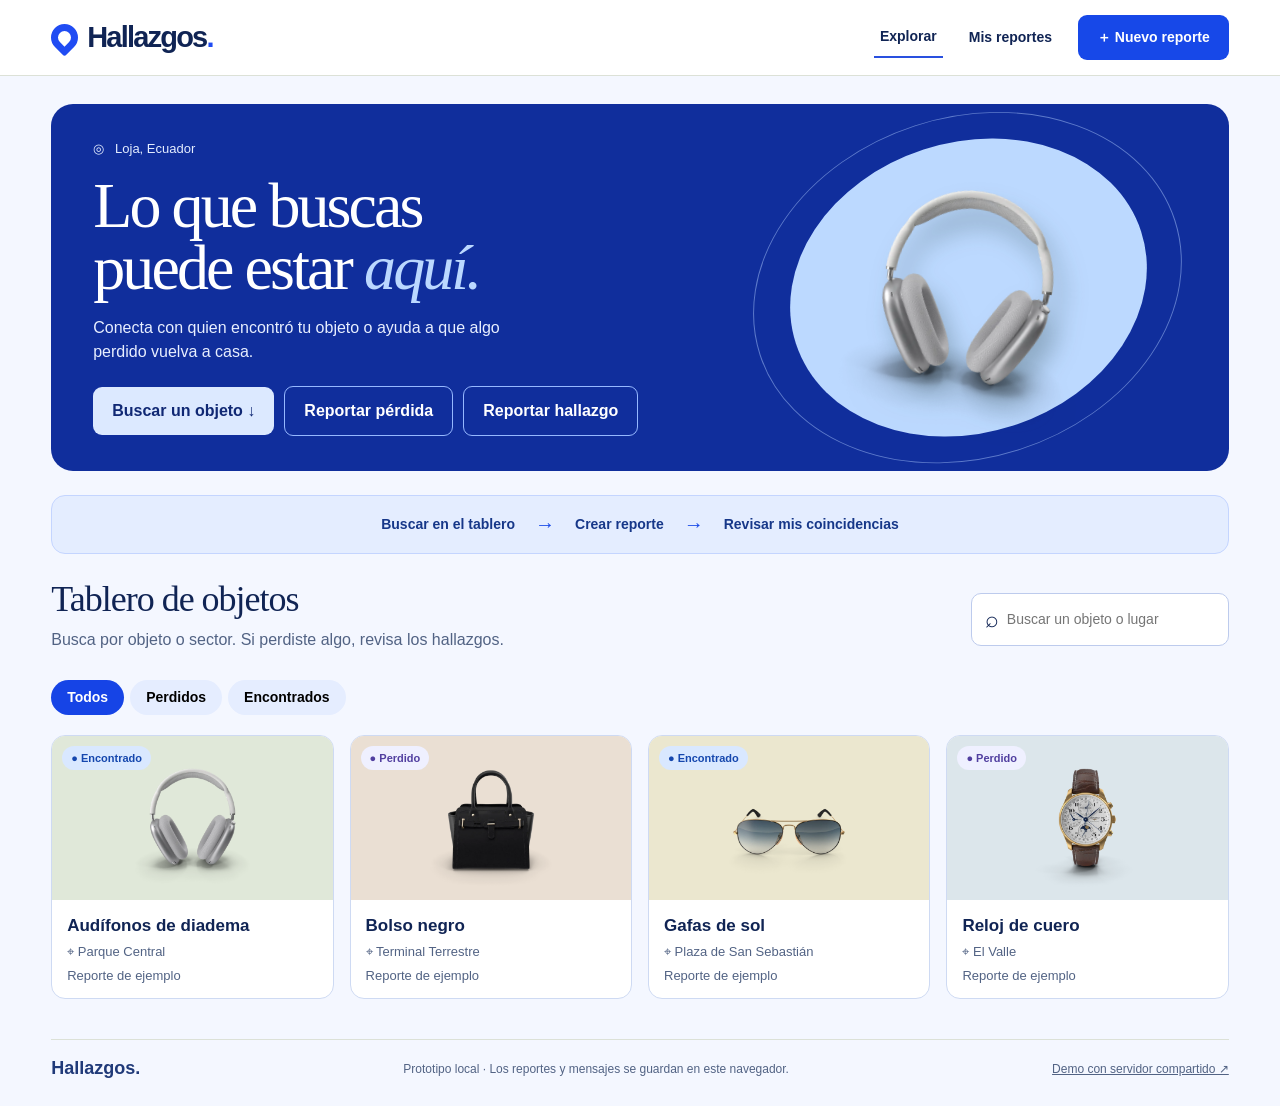
<file: app/index.html>
<!doctype html><html lang="es"><head><meta charset="utf-8"><meta name="viewport" content="width=device-width,initial-scale=1"><meta name="theme-color" content="#1033aa"><title>Hallazgos — Objetos perdidos y encontrados</title><link rel="stylesheet" href="site.css"></head><body>
<header><div class="wrap bar"><a class="brand" href="#explorar" aria-label="Hallazgos, inicio"><i class="mark"></i>Hallazgos<span>.</span></a><nav><a href="#explorar">Explorar</a><a href="#mios">Mis reportes</a></nav><button class="small primary" id="new">＋ Nuevo reporte</button></div></header>
<main class="wrap"><section id="hero"><div><div class="loc">◎ &nbsp; Loja, Ecuador</div><h1>Lo que buscas<br>puede estar <em>aquí.</em></h1><p>Conecta con quien encontró tu objeto o ayuda a que algo perdido vuelva a casa.</p><div class="actions"><button class="lime" id="searchGo">Buscar un objeto ↓</button><button class="outline" id="lost">Reportar pérdida</button><button class="outline" id="found">Reportar hallazgo</button></div></div><div class="heroart" aria-hidden="true"><i></i><b></b><img src="img/audifonos.webp" alt=""></div></section>
<div class="journey" aria-label="Etapas de búsqueda"><button id="stepSearch">Buscar en el tablero</button><span aria-hidden="true">→</span><button id="stepReport">Crear reporte</button><span aria-hidden="true">→</span><button id="stepMatches">Revisar mis coincidencias</button></div><section id="board"><div class="heading"><div><h2 id="title">Tablero de objetos</h2><p id="sub">Busca por objeto o sector. Si perdiste algo, revisa los hallazgos.</p></div><label class="search">⌕ <input id="query" type="search" placeholder="Buscar un objeto o lugar" aria-label="Buscar un objeto o lugar"></label></div><div class="tabs" aria-label="Filtrar reportes"><button data-filter="todos">Todos</button><button data-filter="perdido">Perdidos</button><button data-filter="encontrado">Encontrados</button></div><div id="cards"></div></section>
<footer><strong>Hallazgos.</strong><span>Prototipo local · Los reportes y mensajes se guardan en este navegador.</span><a href="https://colab.research.google.com/drive/1ecfxPACEqOYzOg23mmAZ8syOiH5dlk8B" target="_blank" rel="noopener">Demo con servidor compartido ↗</a></footer></main>
<dialog id="modal"><button class="x" id="close" aria-label="Cerrar">×</button><div id="body"></div></dialog><div id="toast" role="status"></div><script type="module" src="site.js"></script></body></html>
</file>
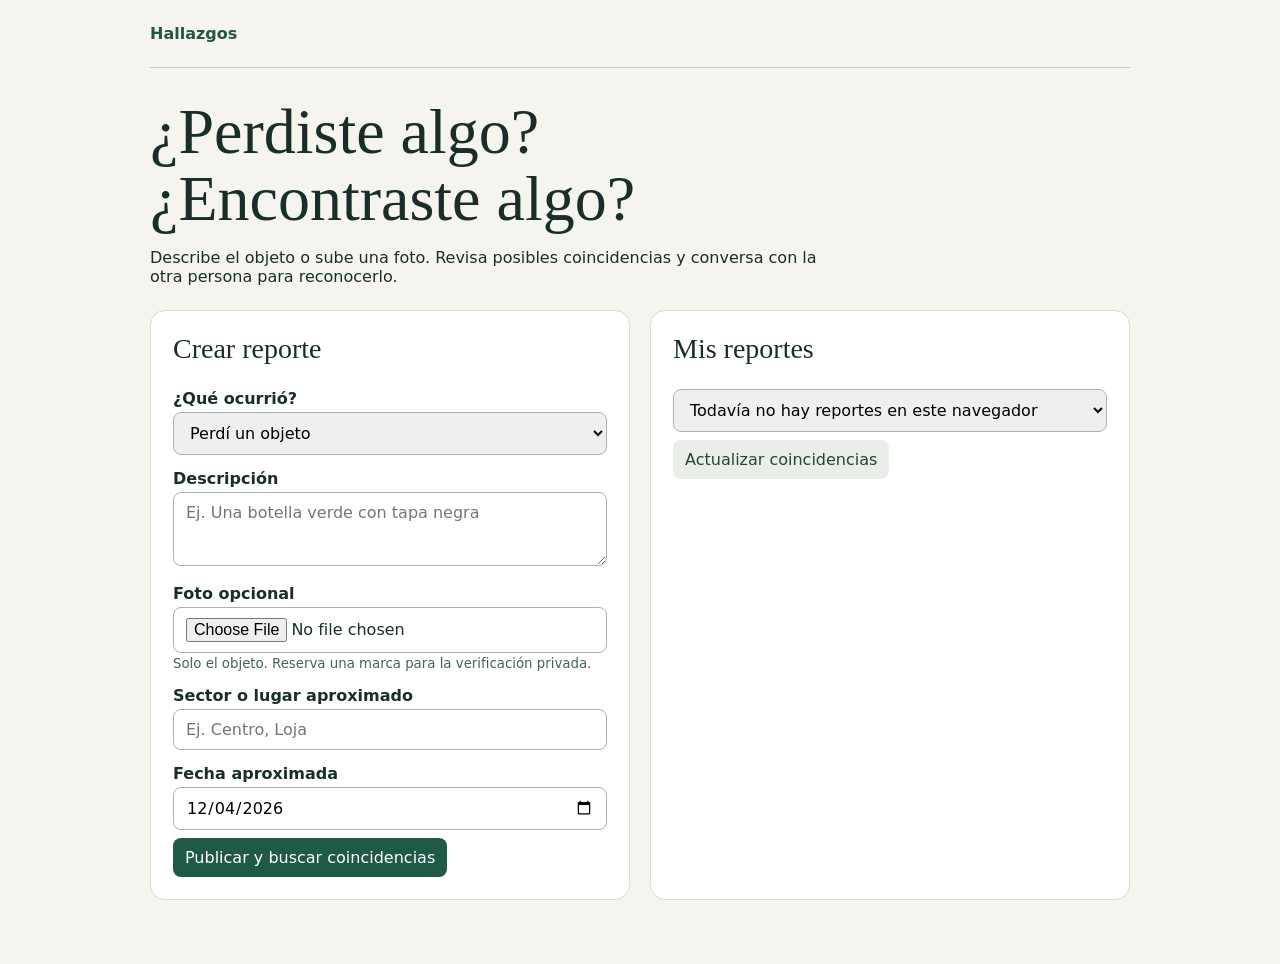
<file: hallazgos/index.html>
<!doctype html><html lang="es"><meta charset="utf-8"><meta name="viewport" content="width=device-width,initial-scale=1"><title>Hallazgos · Objetos perdidos y encontrados</title>
<style>
*{box-sizing:border-box}body{margin:0;background:#f6f4ee;color:#192e2a;font:16px system-ui,sans-serif}header,main{width:min(980px,94%);margin:auto}header{padding:24px 0;border-bottom:1px solid #c5ccc3;font-weight:750;color:#225748}h1{font:clamp(36px,6vw,64px)/1.05 Georgia,serif;margin:30px 0 10px}h2{font:28px Georgia,serif;margin-top:0}main>p{max-width:68ch}.grid{display:grid;grid-template-columns:1fr 1fr;gap:20px;margin:24px 0}section,article{background:white;border:1px solid #d6ddd4;border-radius:15px;padding:22px}article{margin:12px 0;background:#f6f8f3}label{display:block;font-weight:600;margin:14px 0 4px}input,select,textarea,button{font:inherit;padding:10px 12px;border-radius:8px;border:1px solid #a8b4ab;width:100%}textarea{min-height:74px}button{width:auto;background:#215947;color:white;cursor:pointer;border:0;margin:8px 4px 0 0}button:disabled{opacity:.6}.minor{background:#e9eee8;color:#234438}img{max-width:100%;max-height:190px;border-radius:7px}small{color:#456454}.notice{color:#784509}p{overflow-wrap:anywhere}#state{min-height:1.5em} @media(max-width:700px){.grid{grid-template-columns:1fr}}
</style><header>Hallazgos</header><main><h1>¿Perdiste algo?<br>¿Encontraste algo?</h1><p>Describe el objeto o sube una foto. Revisa posibles coincidencias y conversa con la otra persona para reconocerlo.</p>
<div class="grid"><section><h2>Crear reporte</h2><form id="form"><label for="tipo">¿Qué ocurrió?</label><select id="tipo"><option value="perdido">Perdí un objeto</option><option value="encontrado">Encontré un objeto</option></select>
<label for="descripcion">Descripción</label><textarea id="descripcion" maxlength="600" placeholder="Ej. Una botella verde con tapa negra"></textarea>
<label for="foto">Foto opcional</label><input type="file" id="foto" accept="image/jpeg,image/png,image/webp"><small>Solo el objeto. Reserva una marca para la verificación privada.</small>
<label for="zona">Sector o lugar aproximado</label><input id="zona" required maxlength="100" placeholder="Ej. Centro, Loja">
<label for="fecha">Fecha aproximada</label><input type="date" id="fecha" required><button>Publicar y buscar coincidencias</button></form>
</section><section><h2>Mis reportes</h2><select id="mis" aria-label="Mis reportes"></select><button class="minor" id="actualizar">Actualizar coincidencias</button><div id="resultado"></div></section></div><p id="state" role="status" aria-live="polite"></p></main>
<script>
const $=id=>document.getElementById(id);
const localKey='hallazgos-reportes-v1';
let saved=JSON.parse(localStorage.getItem(localKey)||'[]'), sequence=0;
const now=new Date();now.setMinutes(now.getMinutes()-now.getTimezoneOffset());$('fecha').max=$('fecha').value=now.toISOString().slice(0,10);
function el(tag,text,parent){const node=document.createElement(tag);node.textContent=text;parent.append(node);return node}
function action(parent,label,fn){const b=el('button',label,parent);b.type='button';b.onclick=()=>fn().catch(err=>statusText(err.message));return b}
function statusText(s){$('state').textContent=s}
async function api(path,obj){const res=await fetch('api/'+path,{method:'POST',headers:{'Content-Type':'application/json'},body:JSON.stringify(obj)});const data=await res.json();if(!res.ok)throw Error(data.error||'No se pudo completar la acción.');return data}
function menu(){const sel=$('mis');sel.replaceChildren();for(const r of saved){const o=el('option',r.label,sel);o.value=r.id}if(!saved.length)el('option','Todavía no hay reportes en este navegador',sel)}
async function view(){const n=++sequence,r=saved.find(s=>s.id===$('mis').value),out=$('resultado');out.replaceChildren();if(!r)return;
 const data=await api('ver',r);if(n!==sequence)return;
 if(data.pie)el('p','Descripción visual automática (inglés): '+data.pie,out);
 el('h3',data.abierto?'Posibles coincidencias':'Reporte cerrado',out);
 if(data.abierto&&!data.candidatos.length)el('p','Aún no hay candidatos. Vuelve después de que se publique otro reporte.',out);
 function contactar(parent,id){const txt=el('textarea','',parent);txt.placeholder='Pregunta por un detalle privado del objeto';txt.maxLength=500;txt.setAttribute('aria-label','Mensaje privado');
 action(parent,'Enviar mensaje',async()=>{if(!txt.value.trim())return;await api('mensaje',{...r,destino:id,texto:txt.value});await view();statusText('Mensaje enviado.')})}
 for(const c of data.candidatos){const card=el('article','',out);if(c.miniatura){const im=el('img','',card);im.src='data:image/jpeg;base64,'+c.miniatura;im.alt='Foto del objeto reportado'}
 el('strong',c.descripcion||'Objeto fotografiado',card);el('p',c.zona+' · '+c.fecha,card);if(c.pie)el('small','Lectura automática: '+c.pie,card);
 contactar(card,c.id)}
 if(data.mensajes.length){el('h3','Mensajes privados',out);for(const m of data.mensajes){const card=el('article','',out);el('p',(m.origen===r.id?'Tú: ':'Recibido: ')+m.texto,card);if(data.abierto&&m.destino===r.id)contactar(card,m.origen)}}
 if(data.abierto)action(out,'Cerrar este reporte',async()=>{if(confirm('¿Cerrar este reporte y retirarlo de las búsquedas?')){await api('cerrar',r);await view()}}).className='minor'}
async function photo(file){if(!file)return '';const bm=await createImageBitmap(file);const scale=Math.min(1,900/Math.max(bm.width,bm.height));const canvas=document.createElement('canvas');canvas.width=Math.max(1,bm.width*scale);canvas.height=Math.max(1,bm.height*scale);canvas.getContext('2d').drawImage(bm,0,0,canvas.width,canvas.height);bm.close();return canvas.toDataURL('image/jpeg',.82).split(',')[1]}
$('form').onsubmit=async e=>{e.preventDefault();const button=e.submitter;button.disabled=true;statusText('Analizando el reporte…');try{const obj={};for(const k of ['tipo','descripcion','zona','fecha'])obj[k]=$(k).value;obj.foto=await photo($('foto').files[0]);const r=await api('publicar',obj);saved.unshift({...r,label:(obj.tipo==='perdido'?'Perdí':'Encontré')+' · '+(obj.descripcion||obj.zona).slice(0,46)});localStorage.setItem(localKey,JSON.stringify(saved));menu();$('foto').value='';$('descripcion').value='';await view();statusText('Reporte guardado. Puedes actualizarlo desde este navegador.')}catch(err){statusText(err.message)}finally{button.disabled=false}};
$('actualizar').onclick=$('mis').onchange=()=>view().catch(e=>statusText(e.message));menu();view().catch(e=>statusText(e.message));
</script></html>
</file>
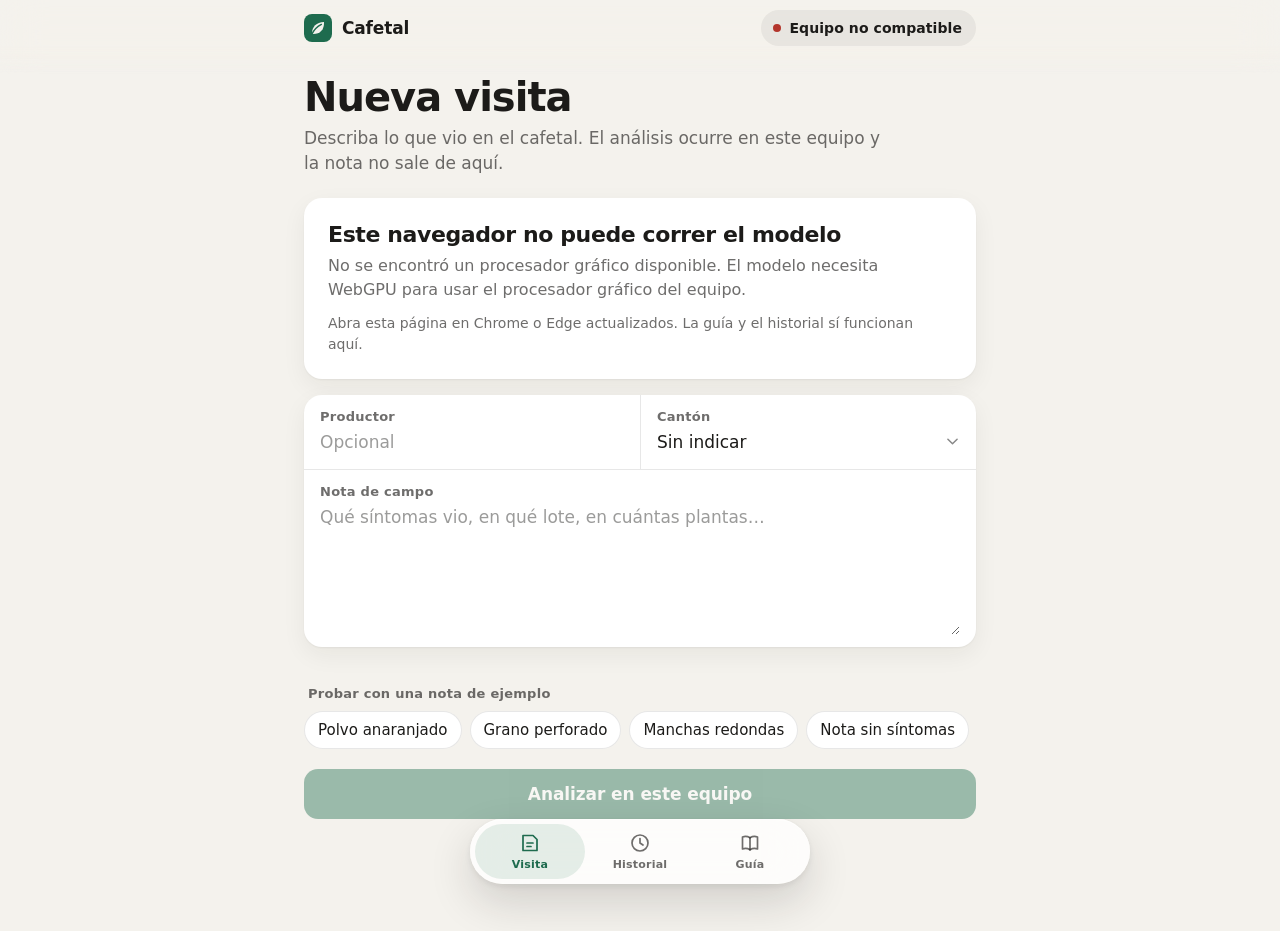
<file: historico/cafetal/app/index.html>
<!doctype html>
<html lang="es">
<head>
  <meta charset="utf-8">
  <meta name="viewport" content="width=device-width, initial-scale=1, viewport-fit=cover">
  <title>Cafetal · asistente de campo sin señal</title>
  <meta name="description" content="Prueba de concepto: un modelo de lenguaje pequeño corre dentro del navegador y convierte la nota de una visita a un cafetal en un registro técnico, sin enviar datos a internet.">
  <meta name="theme-color" content="#f4f2ed" media="(prefers-color-scheme: light)">
  <meta name="theme-color" content="#121210" media="(prefers-color-scheme: dark)">
  <link rel="manifest" href="./manifest.webmanifest">
  <link rel="icon" href="./icons/icon.svg" type="image/svg+xml">
  <link rel="stylesheet" href="./styles.css">
</head>
<body>
  <header class="bar">
    <div class="bar-in">
      <div class="marca">
        <svg class="marca-icono" viewBox="0 0 28 28" aria-hidden="true">
          <rect width="28" height="28" rx="8" fill="currentColor"/>
          <path d="M8 19.5C8 12.6 12.4 8.4 20 8c.4 7.6-3.8 12-10.7 12L8 19.5Z" fill="var(--bg)"/>
          <path d="M8 20c2.2-4.6 5.4-7.6 9.4-9.6" fill="none" stroke="currentColor" stroke-width="1.4" stroke-linecap="round"/>
        </svg>
        <span>Cafetal</span>
      </div>
      <button class="estado" id="estado" type="button" data-fase="revisando" aria-haspopup="dialog">
        <span class="estado-punto" aria-hidden="true"></span>
        <span id="estado-texto">Revisando el equipo</span>
      </button>
    </div>
  </header>

  <main class="app" id="app">
    <section class="view" id="v-visita" aria-labelledby="t-visita">
      <header class="titulo">
        <h1 id="t-visita">Nueva visita</h1>
        <p>Describa lo que vio en el cafetal. El análisis ocurre en este equipo y la nota no sale de aquí.</p>
      </header>

      <div id="preparar"></div>

      <form id="form-visita" novalidate>
        <div class="grupo">
          <div class="fila-doble">
            <label class="campo">
              <span class="campo-nombre">Productor</span>
              <input name="productor" type="text" autocomplete="off" placeholder="Opcional" maxlength="60">
            </label>
            <label class="campo">
              <span class="campo-nombre">Cantón</span>
              <select name="canton" id="canton"></select>
            </label>
          </div>
          <label class="campo">
            <span class="campo-nombre">Nota de campo</span>
            <textarea name="nota" id="nota" rows="5" maxlength="900" placeholder="Qué síntomas vio, en qué lote, en cuántas plantas…" aria-describedby="nota-ayuda"></textarea>
          </label>
        </div>
        <p class="ayuda" id="nota-ayuda" role="status"></p>

        <div class="ejemplos">
          <span class="ejemplos-titulo">Probar con una nota de ejemplo</span>
          <div class="chips" id="chips"></div>
        </div>

        <button class="btn primario" id="analizar" type="submit" disabled>Analizar en este equipo</button>
      </form>

      <div id="resultado" aria-live="polite"></div>
    </section>

    <section class="view" id="v-historial" aria-labelledby="t-historial" hidden>
      <header class="titulo">
        <h1 id="t-historial">Historial</h1>
        <p>Las visitas quedan guardadas solo en este equipo hasta que usted las exporte.</p>
      </header>
      <div id="historial"></div>
    </section>

    <section class="view" id="v-guia" aria-labelledby="t-guia" hidden>
      <header class="titulo">
        <h1 id="t-guia">Guía local</h1>
        <p>El modelo solo puede elegir entre estas fichas. Las recomendaciones salen de aquí, no las redacta la IA.</p>
      </header>
      <div id="guia"></div>
    </section>
  </main>

  <nav class="tabs" aria-label="Secciones">
    <span class="tabs-indicador" aria-hidden="true"></span>
    <button class="tab" type="button" data-ir="visita" aria-current="page">
      <svg viewBox="0 0 24 24" aria-hidden="true"><path d="M5 4.5h10l4 4V19.5H5z"/><path d="M9 12h6M9 15.5h4"/></svg>
      <span>Visita</span>
    </button>
    <button class="tab" type="button" data-ir="historial">
      <svg viewBox="0 0 24 24" aria-hidden="true"><circle cx="12" cy="12" r="8"/><path d="M12 7.5V12l3 2"/></svg>
      <span>Historial</span>
    </button>
    <button class="tab" type="button" data-ir="guia">
      <svg viewBox="0 0 24 24" aria-hidden="true"><path d="M4.5 6c2.6-.9 5-.7 7.5.8 2.500-1.500 4.900-1.700 7.500-.8v12c-2.600-.9-5-.7-7.500.8-2.500-1.500-4.900-1.700-7.500-.8z"/><path d="M12 6.800v12"/></svg>
      <span>Guía</span>
    </button>
  </nav>

  <div class="sheet-layer" id="hoja" hidden>
    <div class="scrim"></div>
    <section class="sheet" role="dialog" aria-modal="true" aria-labelledby="hoja-titulo" tabindex="-1">
      <div class="sheet-drag">
        <span class="sheet-agarre" aria-hidden="true"></span>
        <div class="sheet-cabecera">
          <h2 class="sheet-title" id="hoja-titulo"></h2>
          <button class="cerrar" type="button" data-close aria-label="Cerrar">
            <svg viewBox="0 0 24 24" aria-hidden="true"><path d="M7 7l10 10M17 7 7 17"/></svg>
          </button>
        </div>
      </div>
      <div class="sheet-body"></div>
    </section>
  </div>

  <div class="toast" id="toast" role="status" aria-live="polite"></div>

  <script type="module" src="./js/main.js"></script>
</body>
</html>
</file>
<file: app/site.css>
*{box-sizing:border-box}body{margin:0;background:#f4f7ff;color:#102454;font:16px/1.5 "DM Sans",Arial,sans-serif}.wrap{width:min(1180px,92%);margin:auto}header{background:#fff;border-bottom:1px solid #dce1d7}.bar,.actions,.heading,nav,footer,.tabs{display:flex;align-items:center;gap:20px}.bar{height:75px}.brand{font-size:29px;letter-spacing:-1.8px;font-weight:800;display:flex;align-items:center}.brand span,em{color:#add66c}.mark{width:27px;height:27px;margin-right:9px;border:7px solid #204cf3;border-radius:52% 52% 52% 10%;transform:rotate(-45deg)}a{color:inherit;text-decoration:none}nav{margin-left:auto}nav a{padding:9px 6px;font-size:14px;font-weight:650}nav a.active{border-bottom:2px solid #2950df}button,input,select,textarea{font:inherit}button{cursor:pointer;border:0;border-radius:9px;font-weight:650;padding:12px 19px}button:focus-visible,a:focus-visible,input:focus-visible,textarea:focus-visible,select:focus-visible{outline:3px solid #85994b;outline-offset:3px}button:disabled{opacity:.55;cursor:wait}.primary{background:#1748e8;color:white}.small{font-size:14px}.lime{background:#dce9ff;color:#102874}.outline{background:transparent;border:1px solid #96b8ff;color:white}#hero{background:#102e9c;color:#fff;position:relative;overflow:hidden;border-radius:22px;display:grid;grid-template-columns:57% 43%;margin:28px 0 38px;padding:35px 42px}.loc{font-size:13px;color:#e4edff}.heroart{position:relative;display:grid;place-items:center;isolation:isolate}.heroart i,.heroart b{position:absolute;border:1px solid #b5cfff77;width:100%;aspect-ratio:1;border-radius:50%;transform:rotate(-18deg) scaleY(.78)}.heroart b{width:83%;border:0;background:#bcd9ff;transform:rotate(-18deg) scaleY(.80)}.heroart img{width:85%;height:290px;object-fit:contain;transform:rotate(9deg);filter:drop-shadow(12px 16px 12px #142e2844)}h1,h2,h3,p{margin:0}h1{font:clamp(44px,5vw,72px)/.98 Georgia,serif;letter-spacing:-2.9px;margin:16px 0}em{font-weight:400;color:#bbd8ff}#hero p{max-width:420px;color:#e8efff}.actions{gap:10px;margin-top:22px}.heading{justify-content:space-between}h2{font:36px/1.1 Georgia,serif;letter-spacing:-1px}.heading p,small,footer{color:#526384}p{margin:8px 0}.search{display:flex;align-items:center;border:1px solid #bdcbed;border-radius:10px;background:white;padding:8px 13px;gap:6px;font-size:23px}.search input{border:0;width:210px;font-size:14px;background:transparent}.tabs{gap:6px;margin:20px 0}.tabs button{border-radius:30px;padding:7px 16px;font-size:14px;background:#e5edff}.tabs .on{background:#1644e6;color:white}#cards{display:grid;grid-template-columns:repeat(4,minmax(0,1fr));gap:16px}.card{background:white;border:1px solid #cedaf3;text-align:left;padding:0;color:inherit;overflow:hidden;border-radius:14px}.card:hover{box-shadow:0 6px 15px #283b891a}.pic{height:164px;display:grid;grid-template: minmax(0,1fr) / minmax(0,1fr);place-items:center;position:relative;overflow:hidden}.pic img{display:block;width:88%;height:90%;min-width:0;min-height:0;object-fit:contain}.pic .flag{position:absolute;top:10px;left:10px}.flag{font-size:11px;background:#eff0ff;color:#513fa0;padding:4px 9px;border-radius:15px}.flag.f{background:#d9e8ff;color:#1547ae}.cardtext{display:block;padding:13px 15px}.cardtext strong,.cardtext small{display:block}.cardtext strong{font-size:17px}.cardtext small{font-size:13px;font-weight:400;margin-top:4px}.placeholder{font:52px Georgia;color:#41664f}footer{border-top:1px solid #dce1d7;margin:40px 0 24px;padding-top:15px;justify-content:space-between;font-size:12px;flex-wrap:wrap}footer strong{font-size:18px;color:#203a79}footer a{text-decoration:underline}dialog{border:0;border-radius:16px;width:min(520px,94%);max-height:90dvh;color:inherit;padding:30px;background:#fbfcff}dialog::backdrop{background:#101f4ac9}.x{float:right;background:#eef1e9;padding:2px 11px;font-size:23px}dialog h2{font-size:30px;padding-right:34px}dialog label{display:block;font-size:14px;font-weight:650;margin:12px 0}dialog input,dialog select,dialog textarea{display:block;width:100%;border:1px solid #bccbbb;border-radius:7px;background:white;padding:8px;margin-top:3px}dialog textarea{min-height:64px}.buttons{display:flex;gap:7px;flex-wrap:wrap;margin-top:14px}.buttons button{font-size:14px}.mini{border-top:1px solid #d6e1f6;padding:12px 0}.preview{max-height:175px;max-width:100%;display:block;margin:10px auto}.hint{font-size:13px;color:#526384}.empty{grid-column:1/-1;padding:28px;background:#edf0e8;border-radius:12px}.empty button{display:block;margin-top:12px}#toast:not(:empty){position:fixed;bottom:16px;left:50%;transform:translateX(-50%);background:#203c30;color:white;padding:9px 16px;border-radius:10px;z-index:5}
@media(max-width:840px){#cards{grid-template-columns:repeat(2,minmax(0,1fr))}#hero{padding:26px}.heroart img{height:230px}.bar{gap:12px}}@media(max-width:600px){.bar{height:auto;padding:12px 0;flex-wrap:wrap;justify-content:space-between}.brand{font-size:24px}nav{order:3;width:100%;margin:0;gap:18px}nav a{padding:2px}.heading{display:block}.search{margin-top:12px}.search input{width:100%}#hero{display:block;margin:18px 0 24px;padding:23px}.heroart{display:none}.actions{flex-wrap:wrap}.actions button{font-size:14px;padding:10px 13px}.pic{height:122px}#cards{gap:9px}.cardtext{padding:10px}.cardtext strong{font-size:15px}h2{font-size:29px}}

.actions{flex-wrap:wrap}.journey{display:flex;align-items:center;justify-content:center;gap:14px;background:#e4edff;border:1px solid #c4d5ff;border-radius:14px;margin:-14px 0 26px;padding:12px;color:#1748e8}.journey button{background:transparent;color:#163789;padding:6px;font-size:14px}.journey button:hover{text-decoration:underline}.journey span{font-size:20px}.mini{padding:14px;border:1px solid #c0d2ff;border-radius:10px;margin:8px 0}.actions button:focus-visible{outline-color:white}.primary:disabled{opacity:.8}dialog p[role=status]{border-left:3px solid #2451ff;padding-left:9px}#board{scroll-margin-top:16px}.brand span{color:#204cf3}#hero{grid-template-columns:60% 40%}.journey+section{min-width:0}@media(max-width:620px){.journey{margin:0 0 20px;gap:4px;justify-content:space-around}.journey button{font-size:12px;line-height:1.25;padding:6px 2px}.journey span{font-size:16px}.actions button{font-size:13px}.heading p{font-size:14px}dialog{padding:22px}.tabs{flex-wrap:wrap}}
</file>
<file: historico/cafetal/app/styles.css>
/* Cafetal — interfaz. Tipografía del sistema, un solo color de acento, materiales translúcidos
   para lo que flota (barra, pestañas, hoja) y movimiento con resortes en lo que se toca. */

:root {
  color-scheme: light dark;
  --bg: #f4f2ed;
  --surface: #ffffff;
  --surface-2: #faf9f6;
  --text: #1c1b19;
  --text-2: rgba(28, 27, 25, 0.64);
  --text-3: rgba(28, 27, 25, 0.44);
  --line: rgba(28, 27, 25, 0.1);
  --fill: rgba(28, 27, 25, 0.055);
  --accent: #1e6b4e;
  --accent-ink: #ffffff;
  --accent-soft: rgba(30, 107, 78, 0.11);
  --warn: #9a5507;
  --warn-soft: rgba(196, 122, 20, 0.14);
  --danger: #b3352b;
  --danger-soft: rgba(179, 53, 43, 0.1);
  --material: rgba(244, 242, 237, 0.72);
  --material-thick: rgba(255, 255, 255, 0.78);
  --edge: rgba(255, 255, 255, 0.6);
  --shadow: 0 1px 2px rgba(28, 27, 25, 0.05), 0 8px 24px rgba(28, 27, 25, 0.06);
  --shadow-float: 0 2px 6px rgba(28, 27, 25, 0.08), 0 18px 44px rgba(28, 27, 25, 0.16);
  --radius: 18px;
  --gutter: 16px;
  --bar-h: 56px;
  font: 100%/1.47 system-ui, -apple-system, "SF Pro Text", "Segoe UI Variable Text", "Segoe UI", Roboto, sans-serif;
}

@media (prefers-color-scheme: dark) {
  :root {
    --bg: #121210;
    --surface: #1d1d1a;
    --surface-2: #232320;
    --text: #f3f1ea;
    --text-2: rgba(243, 241, 234, 0.66);
    --text-3: rgba(243, 241, 234, 0.44);
    --line: rgba(255, 255, 255, 0.1);
    --fill: rgba(255, 255, 255, 0.07);
    --accent: #62d2a2;
    --accent-ink: #082a1d;
    --accent-soft: rgba(98, 210, 162, 0.14);
    --warn: #f0b35a;
    --warn-soft: rgba(240, 179, 90, 0.14);
    --danger: #ff8a7d;
    --danger-soft: rgba(255, 138, 125, 0.13);
    --material: rgba(18, 18, 16, 0.7);
    --material-thick: rgba(40, 40, 36, 0.76);
    --edge: rgba(255, 255, 255, 0.1);
    --shadow: 0 1px 2px rgba(0, 0, 0, 0.3), 0 8px 24px rgba(0, 0, 0, 0.24);
    --shadow-float: 0 2px 6px rgba(0, 0, 0, 0.4), 0 18px 44px rgba(0, 0, 0, 0.5);
  }
}

*,
*::before,
*::after {
  box-sizing: border-box;
}

html {
  -webkit-text-size-adjust: 100%;
  scroll-padding-top: calc(var(--bar-h) + 16px);
}

body {
  margin: 0;
  min-height: 100dvh;
  background: var(--bg);
  color: var(--text);
  -webkit-font-smoothing: antialiased;
  overflow-x: hidden;
}

h1,
h2,
h3,
p,
ul,
ol,
dl,
dd {
  margin: 0;
}

ul,
ol {
  padding: 0;
  list-style: none;
}

button,
input,
select,
textarea {
  font: inherit;
  color: inherit;
}

button {
  -webkit-tap-highlight-color: transparent;
  touch-action: manipulation;
}

:focus-visible {
  outline: 2px solid var(--accent);
  outline-offset: 2px;
}

[hidden] {
  display: none !important;
}

/* ---------- Barra superior: material translúcido con borde difuminado ---------- */

.bar {
  position: fixed;
  inset: 0 0 auto 0;
  z-index: 20;
  height: calc(var(--bar-h) + env(safe-area-inset-top));
  padding-top: env(safe-area-inset-top);
}

.bar::before {
  content: "";
  position: absolute;
  inset: 0 0 -18px 0;
  background: var(--material);
  -webkit-backdrop-filter: blur(20px) saturate(180%);
  backdrop-filter: blur(20px) saturate(180%);
  -webkit-mask-image: linear-gradient(to bottom, #000 62%, transparent);
  mask-image: linear-gradient(to bottom, #000 62%, transparent);
  pointer-events: none;
}

.bar-in {
  position: relative;
  max-width: 720px;
  height: var(--bar-h);
  margin: 0 auto;
  padding: 0 var(--gutter);
  display: flex;
  align-items: center;
  justify-content: space-between;
  gap: 12px;
}

.marca {
  display: flex;
  align-items: center;
  gap: 10px;
  font-weight: 650;
  font-size: 1.0625rem;
  letter-spacing: -0.01em;
}

.marca-icono {
  width: 28px;
  height: 28px;
  color: var(--accent);
  flex-shrink: 0;
}

.estado {
  display: inline-flex;
  align-items: center;
  gap: 8px;
  min-height: 36px;
  padding: 0 14px 0 12px;
  border: 0;
  border-radius: 999px;
  background: var(--fill);
  font-size: 0.875rem;
  font-weight: 550;
  letter-spacing: 0.005em;
  cursor: pointer;
  transition: transform 100ms ease-out, background-color 200ms ease;
  max-width: 62vw;
  white-space: nowrap;
  overflow: hidden;
  text-overflow: ellipsis;
}

.estado:active {
  transform: scale(0.97);
}

.estado-punto {
  width: 8px;
  height: 8px;
  border-radius: 50%;
  background: var(--text-3);
  flex-shrink: 0;
  transition: background-color 300ms ease;
}

.estado[data-fase="listo"] .estado-punto {
  background: var(--accent);
}

.estado[data-fase="descargando"] .estado-punto,
.estado[data-fase="cargando"] .estado-punto {
  background: var(--warn);
  animation: latido 1.1s ease-in-out infinite;
}

.estado[data-fase="incompatible"] .estado-punto,
.estado[data-fase="error"] .estado-punto {
  background: var(--danger);
}

@keyframes latido {
  50% {
    opacity: 0.35;
  }
}

/* ---------- Estructura ---------- */

.app {
  max-width: 720px;
  margin: 0 auto;
  padding: calc(var(--bar-h) + env(safe-area-inset-top) + 20px) var(--gutter)
    calc(112px + env(safe-area-inset-bottom));
  transform-origin: 50% 30%;
}

.view {
  animation: entrar 260ms cubic-bezier(0.22, 1, 0.36, 1);
}

@keyframes entrar {
  from {
    opacity: 0;
    transform: translateY(8px);
    filter: blur(4px);
  }
}

.titulo {
  margin-bottom: 22px;
}

.titulo h1 {
  font-size: clamp(2rem, 6vw, 2.5rem);
  line-height: 1.06;
  letter-spacing: -0.025em;
  font-weight: 720;
}

.titulo p {
  margin-top: 8px;
  max-width: 54ch;
  color: var(--text-2);
  font-size: 1.0625rem;
}

h2 {
  font-size: 1.375rem;
  line-height: 1.18;
  letter-spacing: -0.018em;
  font-weight: 680;
}

h3 {
  font-size: 0.8125rem;
  line-height: 1.3;
  letter-spacing: 0.02em;
  font-weight: 600;
  color: var(--text-2);
  margin-bottom: 8px;
}

/* ---------- Tarjetas ---------- */

.tarjeta {
  background: var(--surface);
  border-radius: var(--radius);
  box-shadow: var(--shadow);
  padding: 20px;
  margin-bottom: 16px;
}

.aparece {
  animation: materializar 360ms cubic-bezier(0.22, 1, 0.36, 1);
}

@keyframes materializar {
  from {
    opacity: 0;
    transform: scale(0.975);
    filter: blur(6px);
  }
}

.tarjeta h2 + p {
  margin-top: 6px;
  color: var(--text-2);
}

/* ---------- Botones ---------- */

.btn {
  display: inline-flex;
  align-items: center;
  justify-content: center;
  gap: 8px;
  min-height: 50px;
  padding: 0 20px;
  border: 0;
  border-radius: 14px;
  background: var(--fill);
  font-size: 1.0625rem;
  font-weight: 600;
  letter-spacing: -0.005em;
  cursor: pointer;
  transition: transform 100ms ease-out, opacity 200ms ease, background-color 200ms ease;
}

.btn:active:not(:disabled) {
  transform: scale(0.97);
}

.btn.primario {
  background: var(--accent);
  color: var(--accent-ink);
  width: 100%;
}

.btn.suave {
  background: var(--accent-soft);
  color: var(--accent);
}

.btn.peligro {
  background: var(--danger-soft);
  color: var(--danger);
}

.btn.chico {
  min-height: 40px;
  padding: 0 16px;
  font-size: 0.9375rem;
  border-radius: 12px;
}

.btn:disabled {
  opacity: 0.42;
  cursor: default;
}

.acciones {
  display: flex;
  gap: 10px;
  margin-top: 18px;
}

.acciones .btn {
  flex: 1;
}

/* ---------- Formulario agrupado ---------- */

.grupo {
  background: var(--surface);
  border-radius: var(--radius);
  box-shadow: var(--shadow);
  overflow: hidden;
}

.fila-doble {
  display: grid;
  grid-template-columns: 1fr 1fr;
}

.fila-doble .campo + .campo {
  border-left: 1px solid var(--line);
}

.grupo > .campo,
.grupo > .fila-doble + .campo {
  border-top: 1px solid var(--line);
}

.grupo > :first-child {
  border-top: 0;
}

.campo {
  display: block;
  padding: 12px 16px 12px;
  transition: background-color 150ms ease;
}

.campo:focus-within {
  background: var(--surface-2);
}

.campo-nombre {
  display: block;
  font-size: 0.8125rem;
  font-weight: 600;
  letter-spacing: 0.02em;
  color: var(--text-2);
  margin-bottom: 2px;
}

.campo input,
.campo select,
.campo textarea {
  width: 100%;
  border: 0;
  background: transparent;
  padding: 2px 0;
  font-size: 1.0625rem;
  outline: none;
}

.campo textarea {
  resize: vertical;
  min-height: 132px;
  line-height: 1.45;
  display: block;
}

.campo select {
  appearance: none;
  cursor: pointer;
  padding-right: 20px;
  background: url("data:image/svg+xml,%3Csvg xmlns='http://www.w3.org/2000/svg' viewBox='0 0 12 8'%3E%3Cpath d='M1 1.5 6 6.500 11 1.500' fill='none' stroke='%23888' stroke-width='1.6' stroke-linecap='round' stroke-linejoin='round'/%3E%3C/svg%3E")
    right 2px center / 11px no-repeat;
}

.campo select option {
  background: var(--surface);
  color: var(--text);
}

::placeholder {
  color: var(--text-3);
}

.ayuda {
  min-height: 1.4em;
  margin: 8px 4px 0;
  font-size: 0.875rem;
  color: var(--danger);
}

.ejemplos {
  margin: 10px 0 20px;
}

.ejemplos-titulo {
  display: block;
  margin: 0 4px 8px;
  font-size: 0.8125rem;
  font-weight: 600;
  letter-spacing: 0.02em;
  color: var(--text-2);
}

.chips {
  display: flex;
  flex-wrap: wrap;
  gap: 8px;
}

.chip {
  min-height: 38px;
  padding: 0 14px;
  border: 0;
  border-radius: 999px;
  background: var(--surface);
  box-shadow: inset 0 0 0 1px var(--line);
  font-size: 0.9375rem;
  font-weight: 500;
  cursor: pointer;
  transition: transform 100ms ease-out, background-color 150ms ease;
}

.chip:active {
  transform: scale(0.97);
  background: var(--fill);
}

/* ---------- Preparación del modelo ---------- */

.opciones {
  display: grid;
  gap: 8px;
  margin: 16px 0;
}

.opcion {
  position: relative;
  display: grid;
  grid-template-columns: 1fr auto;
  gap: 2px 12px;
  align-items: center;
  padding: 12px 14px;
  border-radius: 14px;
  background: var(--fill);
  cursor: pointer;
  transition: transform 100ms ease-out, background-color 180ms ease, box-shadow 180ms ease;
}

.opcion:active {
  transform: scale(0.985);
}

.opcion input {
  position: absolute;
  opacity: 0;
  pointer-events: none;
}

.opcion:has(input:checked) {
  background: var(--accent-soft);
  box-shadow: inset 0 0 0 1.5px var(--accent);
}

.opcion:has(input:focus-visible) {
  outline: 2px solid var(--accent);
  outline-offset: 2px;
}

.opcion-nombre {
  font-weight: 620;
}

.opcion-detalle {
  grid-column: 1;
  font-size: 0.875rem;
  color: var(--text-2);
}

.opcion-peso {
  grid-row: 1 / span 2;
  grid-column: 2;
  font-size: 0.875rem;
  font-weight: 600;
  color: var(--text-2);
  font-variant-numeric: tabular-nums;
}

.progreso {
  height: 6px;
  margin: 16px 0 8px;
  border-radius: 999px;
  background: var(--fill);
  overflow: hidden;
}

.progreso-barra {
  height: 100%;
  border-radius: inherit;
  background: var(--accent);
  transform-origin: left center;
  transform: scaleX(0);
  transition: transform 320ms ease-out;
}

.progreso-texto {
  display: flex;
  justify-content: space-between;
  gap: 12px;
  font-size: 0.875rem;
  color: var(--text-2);
  font-variant-numeric: tabular-nums;
}

.nota-pie {
  margin-top: 12px;
  font-size: 0.875rem;
  color: var(--text-2);
}

/* ---------- Pasos del análisis ---------- */

.pasos {
  display: grid;
  gap: 12px;
}

.paso {
  display: grid;
  grid-template-columns: 22px 1fr;
  gap: 12px;
  align-items: start;
  color: var(--text-3);
  transition: color 240ms ease;
}

.paso[data-estado="activo"],
.paso[data-estado="hecho"] {
  color: var(--text);
}

.paso-marca {
  width: 22px;
  height: 22px;
  border-radius: 50%;
  box-shadow: inset 0 0 0 1.5px currentColor;
  opacity: 0.5;
  display: grid;
  place-items: center;
  margin-top: 1px;
}

.paso[data-estado="activo"] .paso-marca {
  opacity: 1;
  box-shadow: none;
  border: 2px solid var(--fill);
  border-top-color: var(--accent);
  animation: girar 0.8s linear infinite;
}

.paso[data-estado="hecho"] .paso-marca {
  opacity: 1;
  box-shadow: none;
  background: var(--accent);
}

.paso[data-estado="hecho"] .paso-marca::after {
  content: "";
  width: 9px;
  height: 5px;
  margin-top: -2px;
  border-left: 2px solid var(--accent-ink);
  border-bottom: 2px solid var(--accent-ink);
  transform: rotate(-45deg);
}

@keyframes girar {
  to {
    transform: rotate(360deg);
  }
}

.paso-detalle {
  display: block;
  font-size: 0.875rem;
  color: var(--text-2);
}

/* ---------- Resultado ---------- */

.sobretitulo {
  font-size: 0.8125rem;
  font-weight: 600;
  letter-spacing: 0.02em;
  color: var(--text-2);
}

.resultado-cabecera {
  display: grid;
  grid-template-columns: 1fr auto;
  gap: 4px 12px;
  align-items: start;
}

.resultado-cabecera h2 {
  font-size: 1.75rem;
  letter-spacing: -0.022em;
  line-height: 1.1;
  margin-top: 2px;
}

.cientifico {
  grid-column: 1;
  color: var(--text-2);
  font-size: 0.9375rem;
}

.pildora {
  display: inline-flex;
  align-items: center;
  min-height: 28px;
  padding: 0 11px;
  border-radius: 999px;
  font-size: 0.8125rem;
  font-weight: 620;
  letter-spacing: 0.01em;
  white-space: nowrap;
  background: var(--fill);
  color: var(--text-2);
}

.pildora.alta {
  background: var(--accent-soft);
  color: var(--accent);
}

.pildora.media {
  background: var(--warn-soft);
  color: var(--warn);
}

.pildora.baja,
.pildora.grave {
  background: var(--danger-soft);
  color: var(--danger);
}

.bloque {
  margin-top: 20px;
  padding-top: 18px;
  border-top: 1px solid var(--line);
}

.citas {
  display: grid;
  gap: 8px;
}

.citas li {
  padding: 2px 0 2px 12px;
  border-left: 3px solid var(--accent);
  font-size: 1.0625rem;
  line-height: 1.4;
}

.datos {
  display: grid;
  grid-template-columns: repeat(3, minmax(0, 1fr));
  gap: 14px 12px;
}

@media (max-width: 420px) {
  .datos {
    grid-template-columns: repeat(2, minmax(0, 1fr));
  }
}

.datos dt {
  font-size: 0.8125rem;
  font-weight: 600;
  letter-spacing: 0.02em;
  color: var(--text-2);
}

.datos dd {
  font-size: 1.0625rem;
  font-weight: 600;
  font-variant-numeric: tabular-nums;
}

.datos dd.vacio {
  color: var(--text-3);
  font-weight: 450;
}

.explicacion {
  font-size: 1.125rem;
  line-height: 1.45;
  max-width: 60ch;
}

.explicacion.escribiendo::after {
  content: "";
  display: inline-block;
  width: 7px;
  height: 1em;
  margin-left: 3px;
  vertical-align: -0.14em;
  border-radius: 2px;
  background: var(--accent);
  animation: latido 0.9s ease-in-out infinite;
}

.pasos-manejo {
  counter-reset: paso;
  display: grid;
  gap: 10px;
}

.pasos-manejo li {
  counter-increment: paso;
  display: grid;
  grid-template-columns: 24px 1fr;
  gap: 10px;
}

.pasos-manejo li::before {
  content: counter(paso);
  width: 24px;
  height: 24px;
  border-radius: 50%;
  background: var(--fill);
  font-size: 0.8125rem;
  font-weight: 650;
  display: grid;
  place-items: center;
  font-variant-numeric: tabular-nums;
}

.lista li {
  position: relative;
  padding-left: 16px;
}

.lista li + li {
  margin-top: 6px;
}

.lista li::before {
  content: "";
  position: absolute;
  left: 2px;
  top: 0.62em;
  width: 5px;
  height: 5px;
  border-radius: 50%;
  background: var(--text-3);
}

.origen {
  margin-top: 10px;
  font-size: 0.8125rem;
  color: var(--text-2);
}

.origen a,
.enlace {
  color: var(--accent);
  text-decoration: none;
  font-weight: 550;
}

.origen a:hover,
.enlace:hover {
  text-decoration: underline;
}

.aviso {
  margin-top: 16px;
  padding: 12px 14px;
  border-radius: 14px;
  background: var(--warn-soft);
  color: var(--warn);
  font-size: 0.9375rem;
  font-weight: 500;
}

.aviso.neutro {
  background: var(--fill);
  color: var(--text-2);
}

.aviso.rojo {
  background: var(--danger-soft);
  color: var(--danger);
}

.medicion {
  display: flex;
  flex-wrap: wrap;
  gap: 6px 8px;
  margin-top: 18px;
}

.medicion span {
  display: inline-flex;
  align-items: center;
  min-height: 28px;
  padding: 0 10px;
  border-radius: 8px;
  background: var(--fill);
  font-size: 0.8125rem;
  font-weight: 550;
  color: var(--text-2);
  font-variant-numeric: tabular-nums;
}

.medicion span.ok {
  background: var(--accent-soft);
  color: var(--accent);
}

/* ---------- Listas (historial y guía) ---------- */

.lista-filas {
  background: var(--surface);
  border-radius: var(--radius);
  box-shadow: var(--shadow);
  overflow: hidden;
  margin-bottom: 16px;
}

.fila {
  display: grid;
  grid-template-columns: 1fr auto;
  gap: 2px 12px;
  align-items: center;
  width: 100%;
  padding: 14px 16px;
  border: 0;
  background: transparent;
  text-align: left;
  cursor: pointer;
  transition: background-color 120ms ease;
}

.fila + .fila {
  border-top: 1px solid var(--line);
}

.fila:active {
  background: var(--fill);
}

.fila-titulo {
  font-weight: 620;
  font-size: 1.0625rem;
  letter-spacing: -0.005em;
}

.fila-sub {
  grid-column: 1;
  font-size: 0.9375rem;
  color: var(--text-2);
}

.fila-lado {
  grid-row: 1 / span 2;
  grid-column: 2;
  display: flex;
  align-items: center;
  gap: 10px;
  font-size: 0.875rem;
  color: var(--text-2);
  font-variant-numeric: tabular-nums;
}

.fila-lado svg {
  width: 8px;
  height: 14px;
  fill: none;
  stroke: var(--text-3);
  stroke-width: 2;
  stroke-linecap: round;
  stroke-linejoin: round;
  flex-shrink: 0;
}

.vacio-estado {
  padding: 40px 20px;
  text-align: center;
  color: var(--text-2);
}

.vacio-estado strong {
  display: block;
  color: var(--text);
  font-size: 1.125rem;
  margin-bottom: 4px;
}

.foco {
  display: grid;
  grid-template-columns: auto 1fr;
  gap: 12px;
  align-items: center;
  padding: 14px 16px;
  margin-bottom: 12px;
  border-radius: var(--radius);
  background: var(--warn-soft);
  color: var(--warn);
  font-weight: 550;
}

.foco b {
  font-size: 1.5rem;
  letter-spacing: -0.02em;
  font-variant-numeric: tabular-nums;
}

.barra-acciones {
  display: flex;
  justify-content: space-between;
  align-items: center;
  gap: 12px;
  margin: 0 4px 12px;
  font-size: 0.9375rem;
  color: var(--text-2);
}

/* ---------- Pestañas flotantes ---------- */

.tabs {
  position: fixed;
  left: 50%;
  bottom: calc(16px + env(safe-area-inset-bottom));
  z-index: 20;
  display: grid;
  grid-template-columns: repeat(3, 1fr);
  width: min(340px, calc(100vw - 2 * var(--gutter)));
  padding: 5px;
  border-radius: 999px;
  background: var(--material-thick);
  -webkit-backdrop-filter: blur(28px) saturate(180%);
  backdrop-filter: blur(28px) saturate(180%);
  box-shadow: var(--shadow-float), inset 0 1px 0 var(--edge);
  transform: translateX(-50%);
}

.tabs-indicador {
  position: absolute;
  top: 5px;
  left: 5px;
  width: calc((100% - 10px) / 3);
  height: calc(100% - 10px);
  border-radius: 999px;
  background: var(--accent-soft);
  will-change: transform;
}

.tab {
  position: relative;
  display: grid;
  justify-items: center;
  gap: 2px;
  padding: 7px 0 6px;
  border: 0;
  border-radius: 999px;
  background: transparent;
  font-size: 0.6875rem;
  font-weight: 620;
  letter-spacing: 0.02em;
  color: var(--text-2);
  cursor: pointer;
  transition: color 180ms ease, transform 100ms ease-out;
}

.tab:active {
  transform: scale(0.95);
}

.tab[aria-current="page"] {
  color: var(--accent);
}

.tab svg {
  width: 24px;
  height: 24px;
  fill: none;
  stroke: currentColor;
  stroke-width: 1.7;
  stroke-linecap: round;
  stroke-linejoin: round;
}

/* ---------- Hoja inferior ---------- */

.sheet-layer {
  position: fixed;
  inset: 0;
  z-index: 50;
}

.scrim {
  position: absolute;
  inset: 0;
  background: rgba(0, 0, 0, 0.36);
  opacity: 0;
}

.sheet {
  position: absolute;
  left: 0;
  right: 0;
  bottom: 0;
  max-width: 640px;
  max-height: 88dvh;
  margin: 0 auto;
  display: flex;
  flex-direction: column;
  background: var(--surface);
  border-radius: 24px 24px 0 0;
  box-shadow: var(--shadow-float);
  outline: none;
  will-change: transform;
  transform: translate3d(0, 100%, 0);
}

/* Relleno bajo la hoja: al estirarla hacia arriba no se ve el fondo. */
.sheet::after {
  content: "";
  position: absolute;
  left: 0;
  right: 0;
  top: 100%;
  height: 240px;
  background: inherit;
}

.sheet-drag {
  flex-shrink: 0;
  padding: 8px 20px 12px;
  touch-action: none;
  cursor: grab;
  user-select: none;
}

.sheet-drag.is-dragging {
  cursor: grabbing;
}

.sheet-agarre {
  display: block;
  width: 38px;
  height: 5px;
  margin: 0 auto 12px;
  border-radius: 999px;
  background: var(--text-3);
  opacity: 0.6;
}

.sheet-cabecera {
  display: flex;
  align-items: center;
  justify-content: space-between;
  gap: 12px;
}

.cerrar {
  width: 32px;
  height: 32px;
  border: 0;
  border-radius: 50%;
  background: var(--fill);
  display: grid;
  place-items: center;
  cursor: pointer;
  flex-shrink: 0;
  transition: transform 100ms ease-out;
}

.cerrar:active {
  transform: scale(0.92);
}

.cerrar svg {
  width: 16px;
  height: 16px;
  fill: none;
  stroke: var(--text-2);
  stroke-width: 2.2;
  stroke-linecap: round;
}

.sheet-body {
  overflow-y: auto;
  overscroll-behavior: contain;
  padding: 4px 20px calc(28px + env(safe-area-inset-bottom));
}

.sheet-body .bloque:first-child {
  margin-top: 0;
  padding-top: 0;
  border-top: 0;
}

.sheet-layer.is-fading {
  opacity: 0;
  transition: opacity 200ms ease;
}

.sheet-layer.is-fading.is-visible {
  opacity: 1;
}

.tabla {
  display: grid;
  gap: 0;
}

.tabla div {
  display: flex;
  justify-content: space-between;
  gap: 16px;
  padding: 11px 0;
  font-size: 1rem;
}

.tabla div + div {
  border-top: 1px solid var(--line);
}

.tabla dt {
  color: var(--text-2);
}

.tabla dd {
  font-weight: 600;
  text-align: right;
  font-variant-numeric: tabular-nums;
}

details.instrucciones {
  margin-top: 4px;
}

details.instrucciones summary {
  cursor: pointer;
  color: var(--accent);
  font-weight: 600;
  padding: 6px 0;
}

details.instrucciones pre {
  margin: 8px 0 0;
  padding: 14px;
  border-radius: 12px;
  background: var(--fill);
  font: 0.8125rem/1.5 ui-monospace, "SF Mono", "Cascadia Mono", Consolas, monospace;
  white-space: pre-wrap;
  overflow-wrap: anywhere;
}

.nota-original {
  padding: 12px 14px;
  border-radius: 12px;
  background: var(--fill);
  font-size: 1rem;
}

/* ---------- Aviso breve ---------- */

.toast {
  position: fixed;
  left: 50%;
  bottom: calc(92px + env(safe-area-inset-bottom));
  z-index: 60;
  max-width: calc(100vw - 2 * var(--gutter));
  padding: 10px 16px;
  border-radius: 999px;
  background: var(--text);
  color: var(--bg);
  font-size: 0.9375rem;
  font-weight: 550;
  text-align: center;
  pointer-events: none;
  opacity: 0;
  transform: translate(-50%, 8px) scale(0.96);
  filter: blur(4px);
  transition: opacity 220ms ease-out, transform 220ms ease-out, filter 220ms ease-out;
}

.toast.visible {
  opacity: 1;
  transform: translate(-50%, 0) scale(1);
  filter: none;
}

/* ---------- Pantallas anchas ---------- */

@media (min-width: 720px) {
  :root {
    --gutter: 24px;
  }

  .tarjeta {
    padding: 24px;
  }
}

@media (max-width: 380px) {
  .fila-doble {
    grid-template-columns: 1fr;
  }

  .fila-doble .campo + .campo {
    border-left: 0;
    border-top: 1px solid var(--line);
  }
}

/* ---------- Preferencias de accesibilidad ---------- */

@media (prefers-reduced-motion: reduce) {
  .view,
  .aparece {
    animation: aparecer-suave 200ms ease;
  }

  @keyframes aparecer-suave {
    from {
      opacity: 0;
    }
  }

  .btn,
  .chip,
  .estado,
  .tab,
  .opcion,
  .cerrar {
    transition: none;
  }

  .btn:active:not(:disabled),
  .chip:active,
  .estado:active,
  .tab:active,
  .opcion:active,
  .cerrar:active {
    transform: none;
  }

  .toast {
    transform: translate(-50%, 0);
    filter: none;
    transition: opacity 200ms ease;
  }

  .progreso-barra {
    transition: none;
  }
}

@media (prefers-reduced-transparency: reduce) {
  .bar::before {
    background: var(--bg);
    -webkit-backdrop-filter: none;
    backdrop-filter: none;
  }

  .tabs {
    background: var(--surface);
    -webkit-backdrop-filter: none;
    backdrop-filter: none;
  }
}

@media (prefers-contrast: more) {
  :root {
    --line: currentColor;
    --text-2: var(--text);
    --text-3: var(--text);
  }

  .bar::before {
    background: var(--bg);
    -webkit-backdrop-filter: none;
    backdrop-filter: none;
    -webkit-mask-image: none;
    mask-image: none;
    border-bottom: 1px solid currentColor;
  }

  .tabs,
  .tarjeta,
  .grupo,
  .lista-filas {
    background: var(--surface);
    -webkit-backdrop-filter: none;
    backdrop-filter: none;
    outline: 1px solid currentColor;
  }
}
</file>
